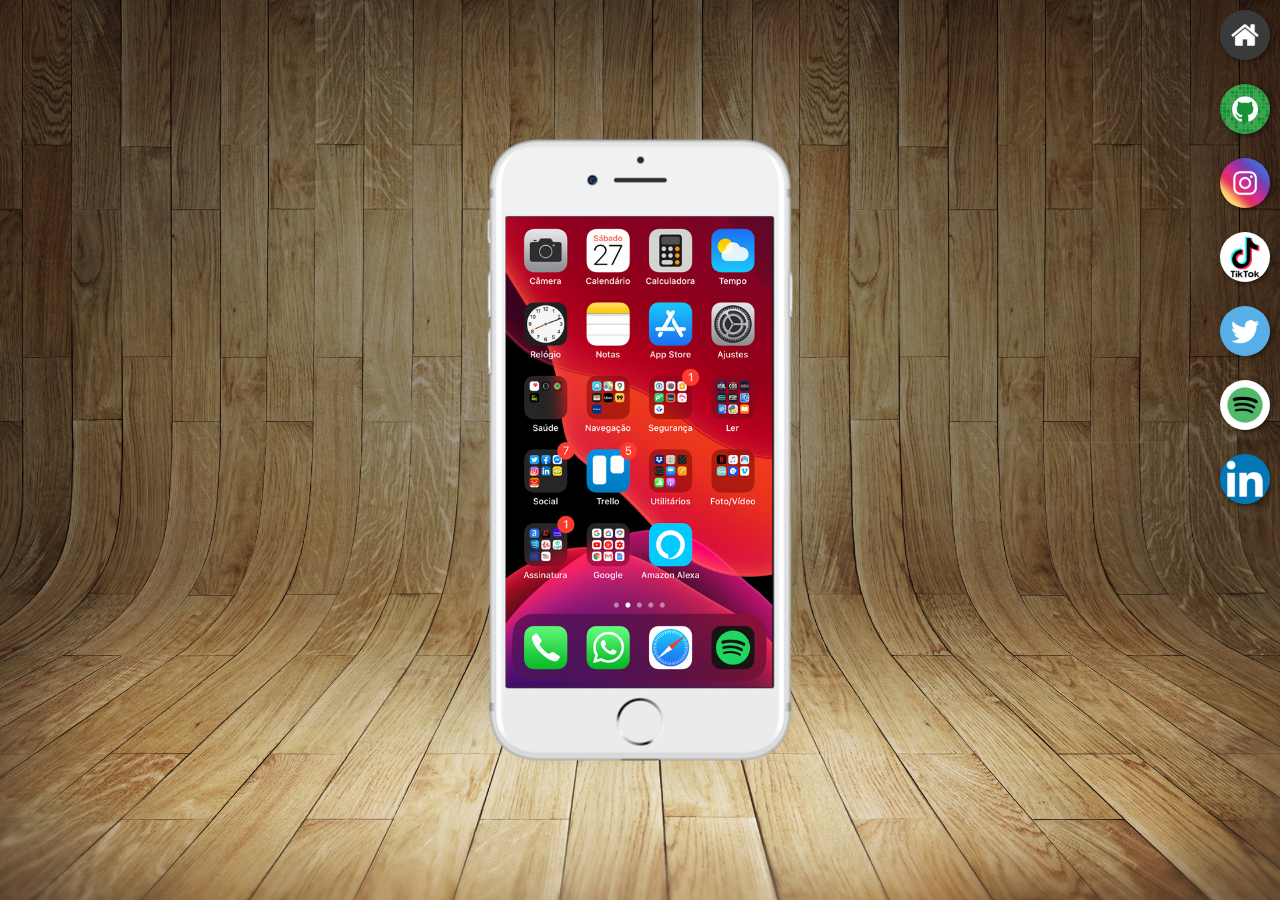
<file: index.html>
<!DOCTYPE html>
<html lang="pt-br">
<head>
    <meta charset="UTF-8">
    <meta http-equiv="X-UA-Compatible" content="IE=edge">
    <meta name="viewport" content="width=device-width, initial-scale=1.0">
    <link rel="shortcut icon" href="favicon.ico" type="image/x-icon">
    <link rel="stylesheet" href="estilos/style.css">
    <title> Projeto Rede Sociais</title>
</head>
<body>
    <main>
        <section id="telefone">
            <iframe src="home.html" name="tela" id="tela" frameborder="0">      
                Seu navegador não é compatível com esse recurso...
            </iframe>
        </section>
        <section id="redes">
            <a href="home.html" target="tela"><img src="imagens/logo-home.jpg" alt="HOME"></a> <br>
            <a href="github.html" target="tela"><img src="imagens/logo-github.jpg" alt="GITHUB"></a> <br>
            <a href="instagram.html" target="tela"><img src="imagens/logo-instagram.jpg" alt="INSTAGRAM"> </a> <br>
            <a href="tiktok.html" target="tela"><img src="imagens/logo-tiktok.png" alt="TIKTOK"></a> <br>
            <a href="twitter.html" target="tela"><img src="imagens/logo-twitter.jpg" alt="TWITTER"></a> <br>
            <a href="spotify.html" target="tela"><img src="imagens/logo-spotify.jpg" alt="SPOTIFY"> </a> <br>
            <a href="linkedin.html" target="tela"><img src="imagens/logo-linkedin.png" alt="LINKEDIN"></a>
        </section>
    </main>
</body>
</html>
</file>
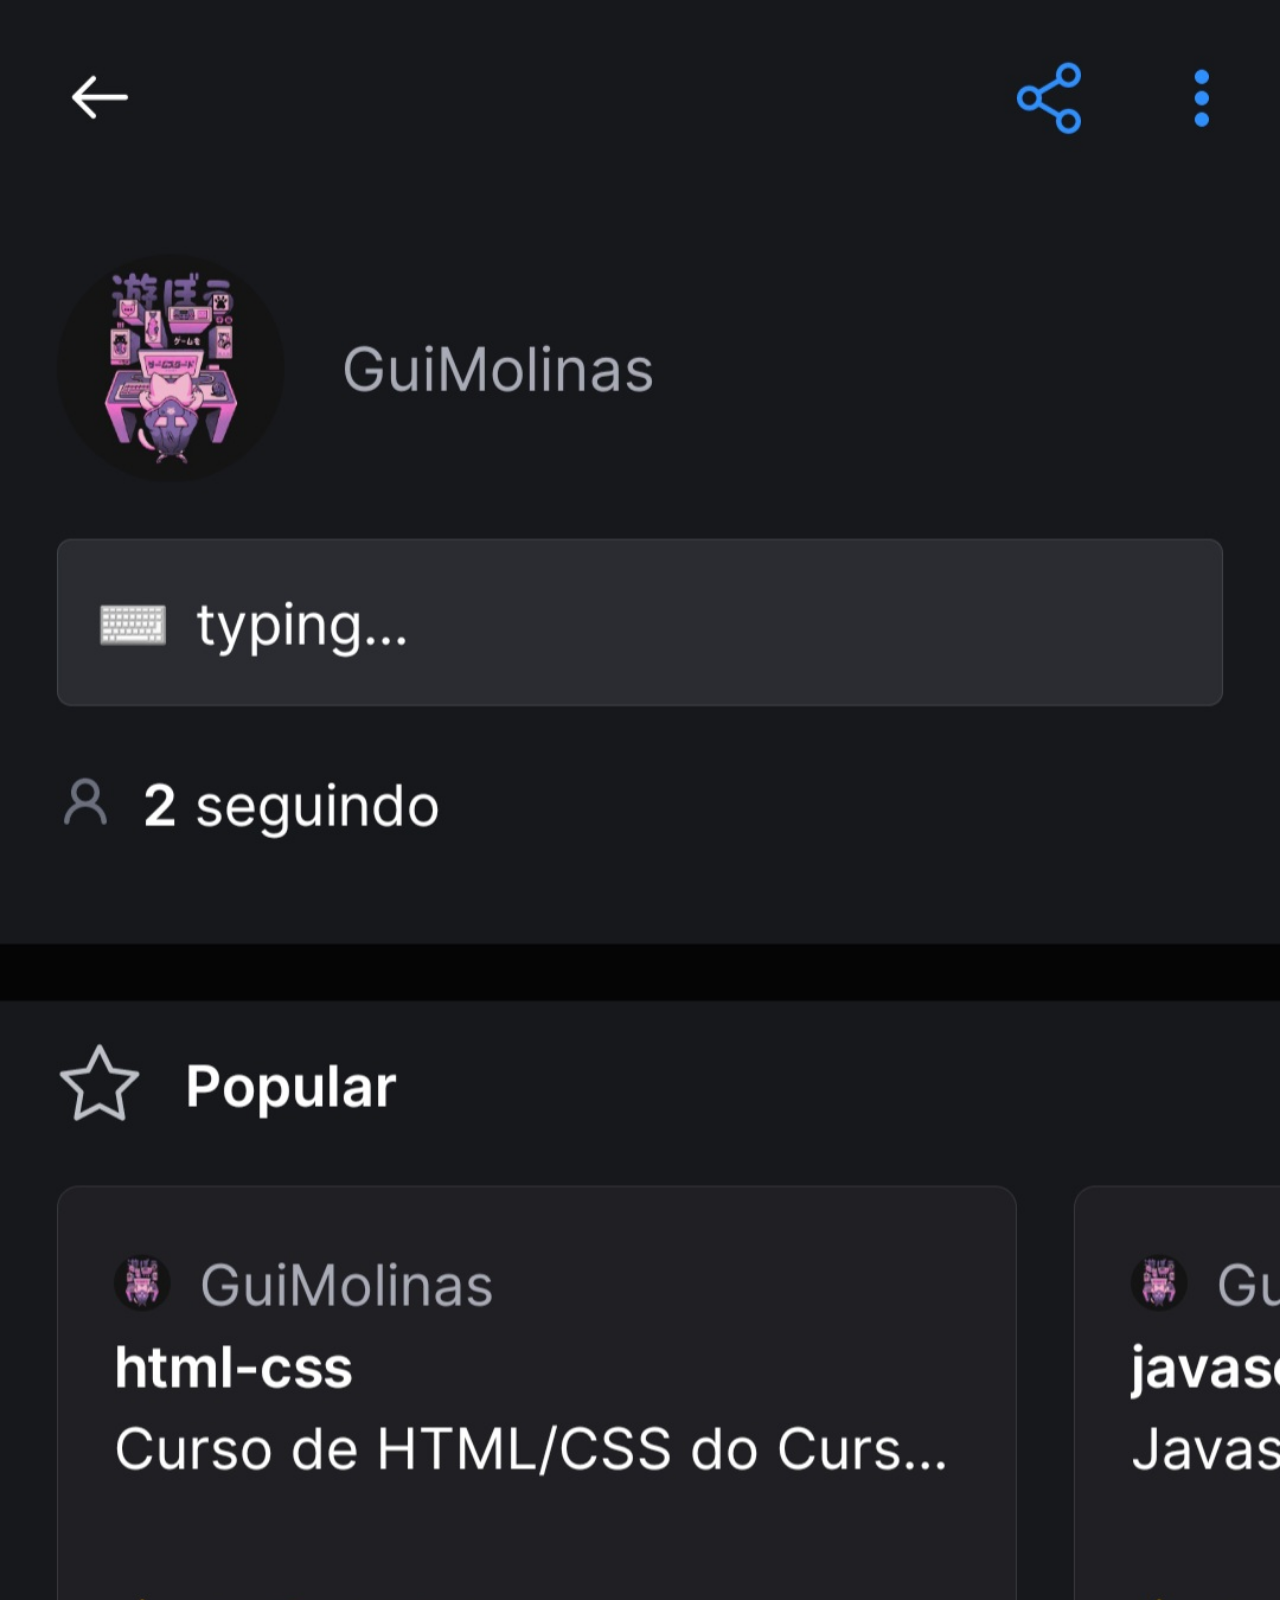
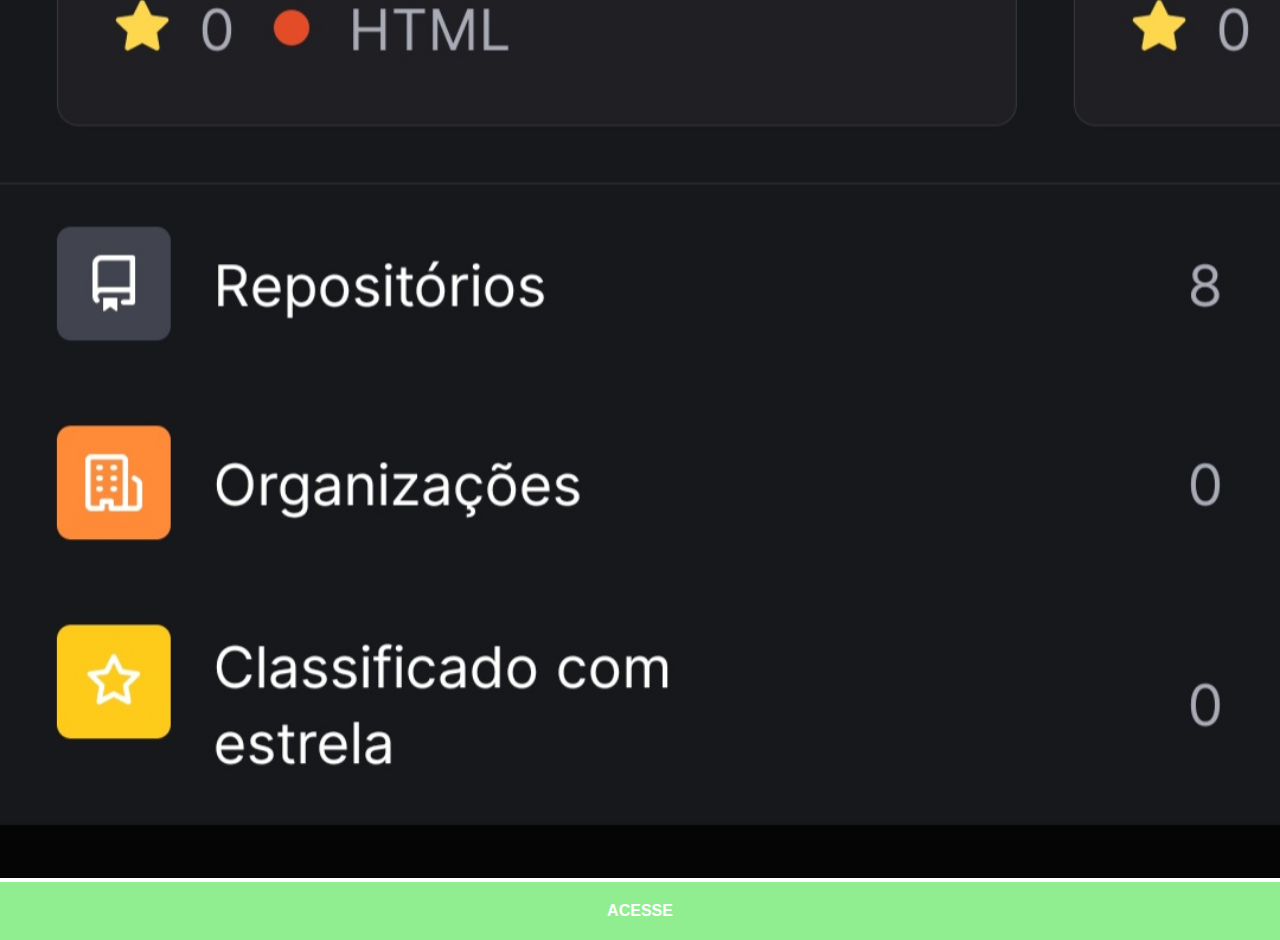
<file: github.html>
<!DOCTYPE html>
<html lang="pt-br">
<head>
    <meta charset="UTF-8">
    <meta http-equiv="X-UA-Compatible" content="IE=edge">
    <meta name="viewport" content="width=device-width, initial-scale=1.0">
    <link rel="stylesheet" href="estilos/social.css">
    <title> GitHub </title>
</head>
<body>
    <img src="imagens/tela-github.jpg" alt="GITHUB">
    <a href="https://github.com/GuiMolinas" target="_blank" rel="external"> ACESSE </a>
</body>
</html>
</file>
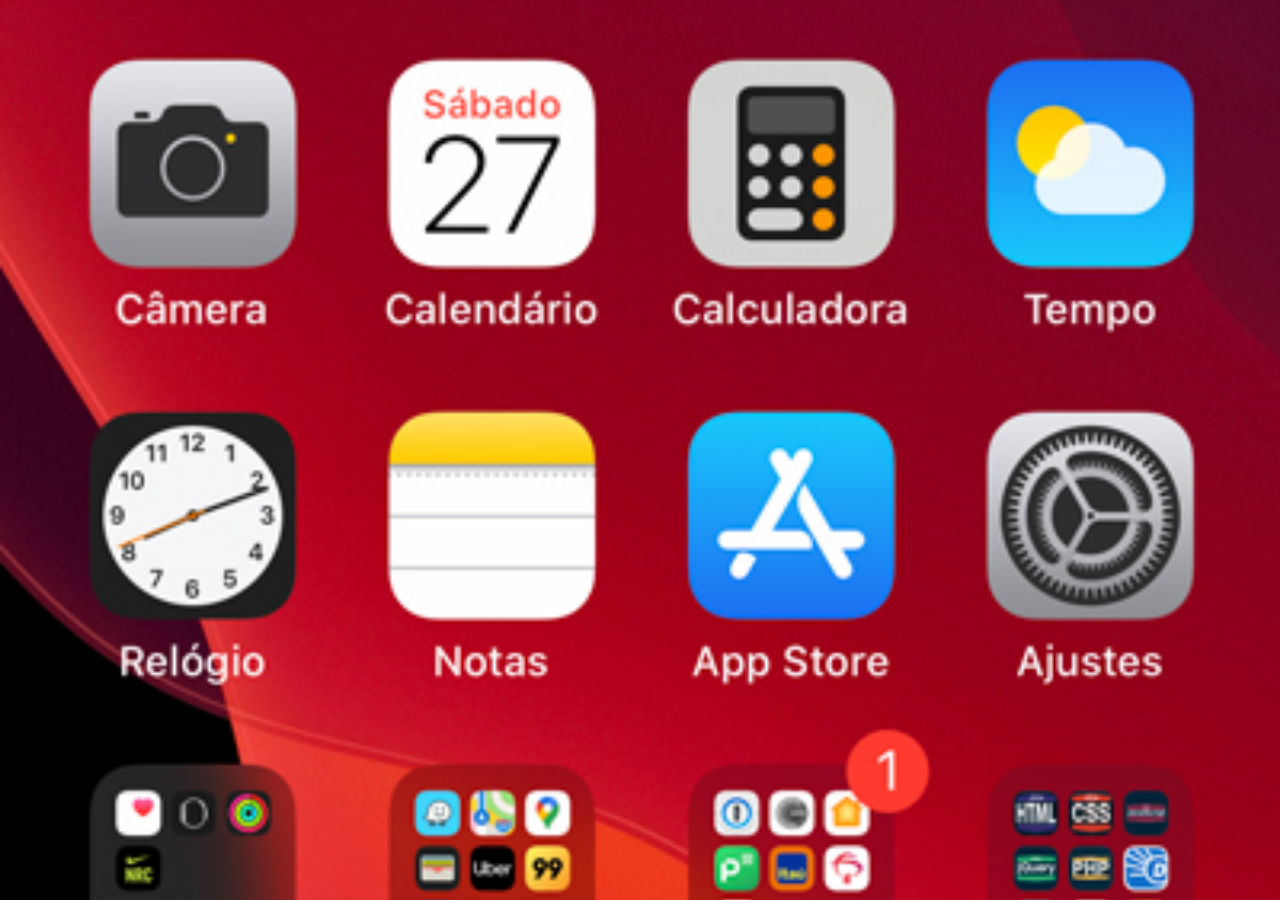
<file: home.html>
<!DOCTYPE html>
<html lang="pt-br">
<head>
    <meta charset="UTF-8">
    <meta http-equiv="X-UA-Compatible" content="IE=edge">
    <meta name="viewport" content="width=device-width, initial-scale=1.0">
    <title>Home</title>
    <style>
        * {
            margin: 0px;
            padding: 0px;
        }

        body {
            width: 100vw;
            height: 100vh;
            background: black url('imagens/tela-home.jpg') no-repeat top center;
            background-size: cover;
        }
    </style>
</head>
<body>
    
</body>
</html>
</file>
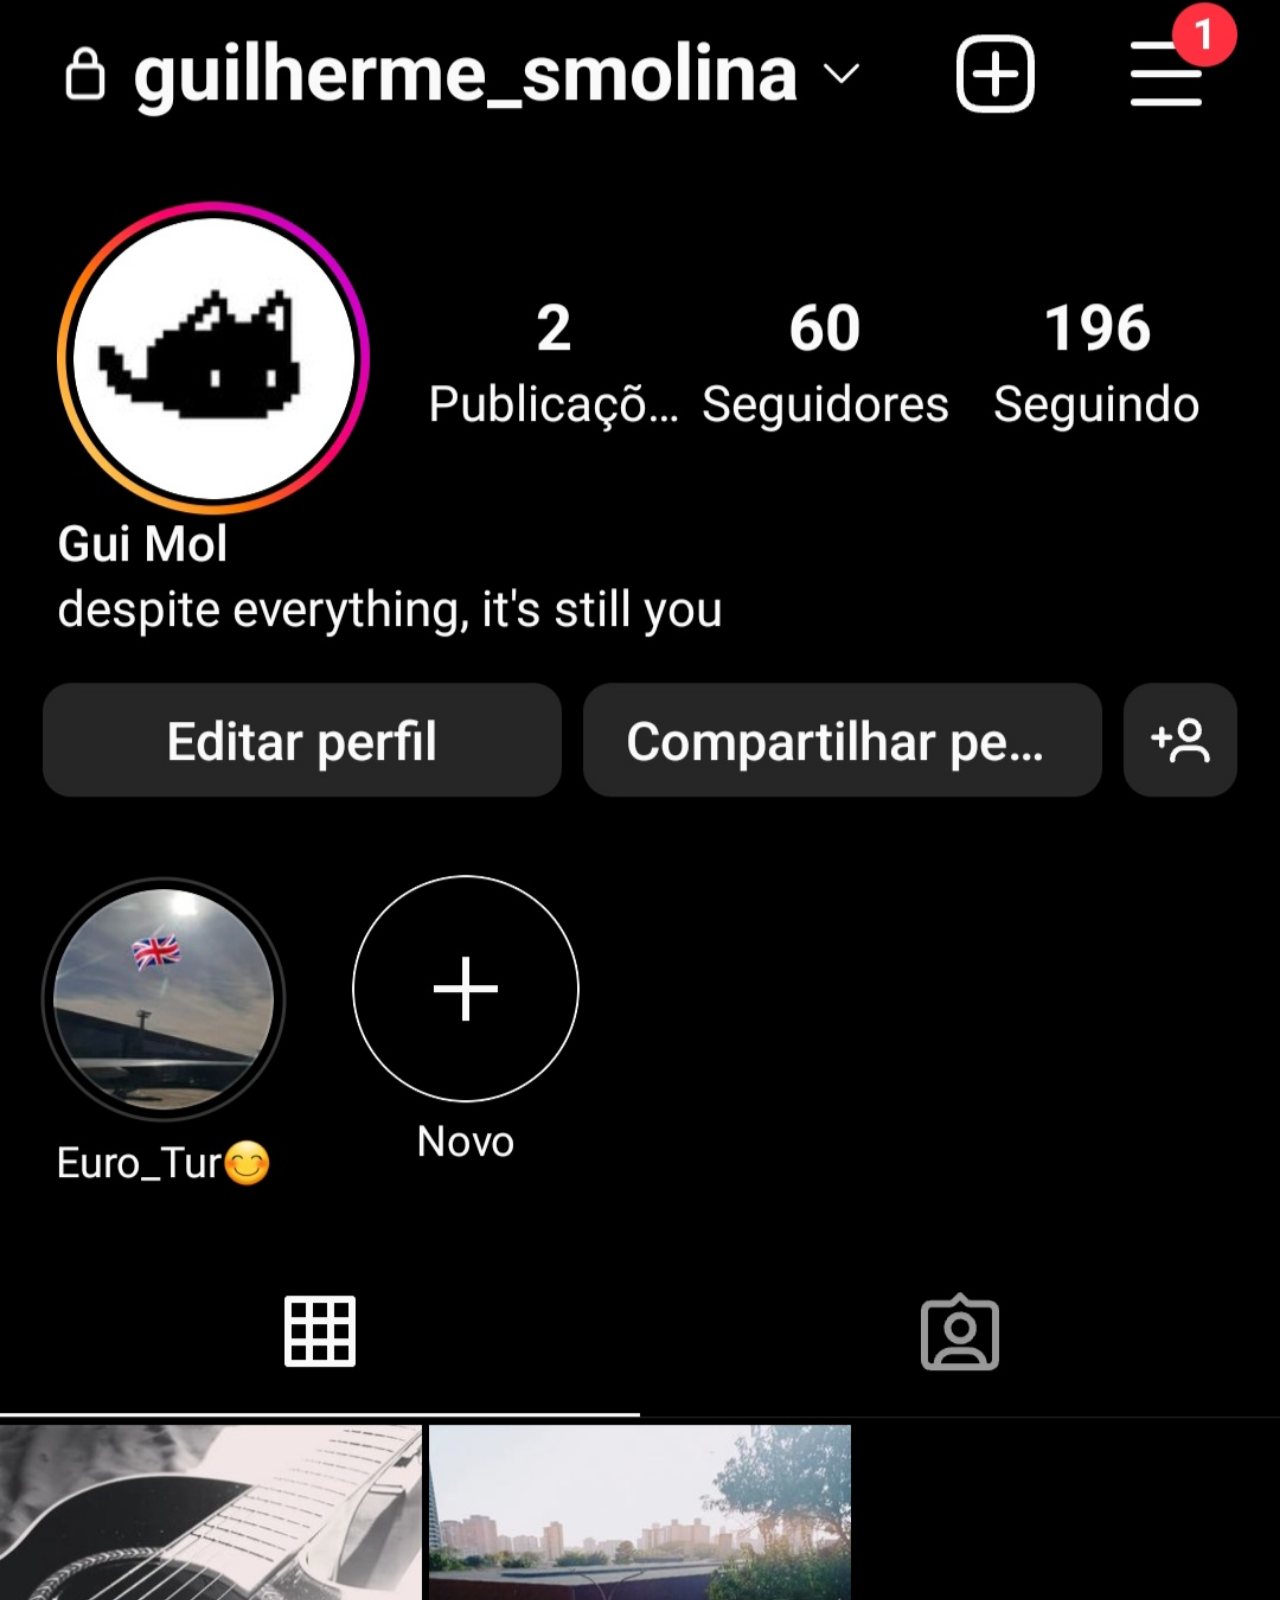
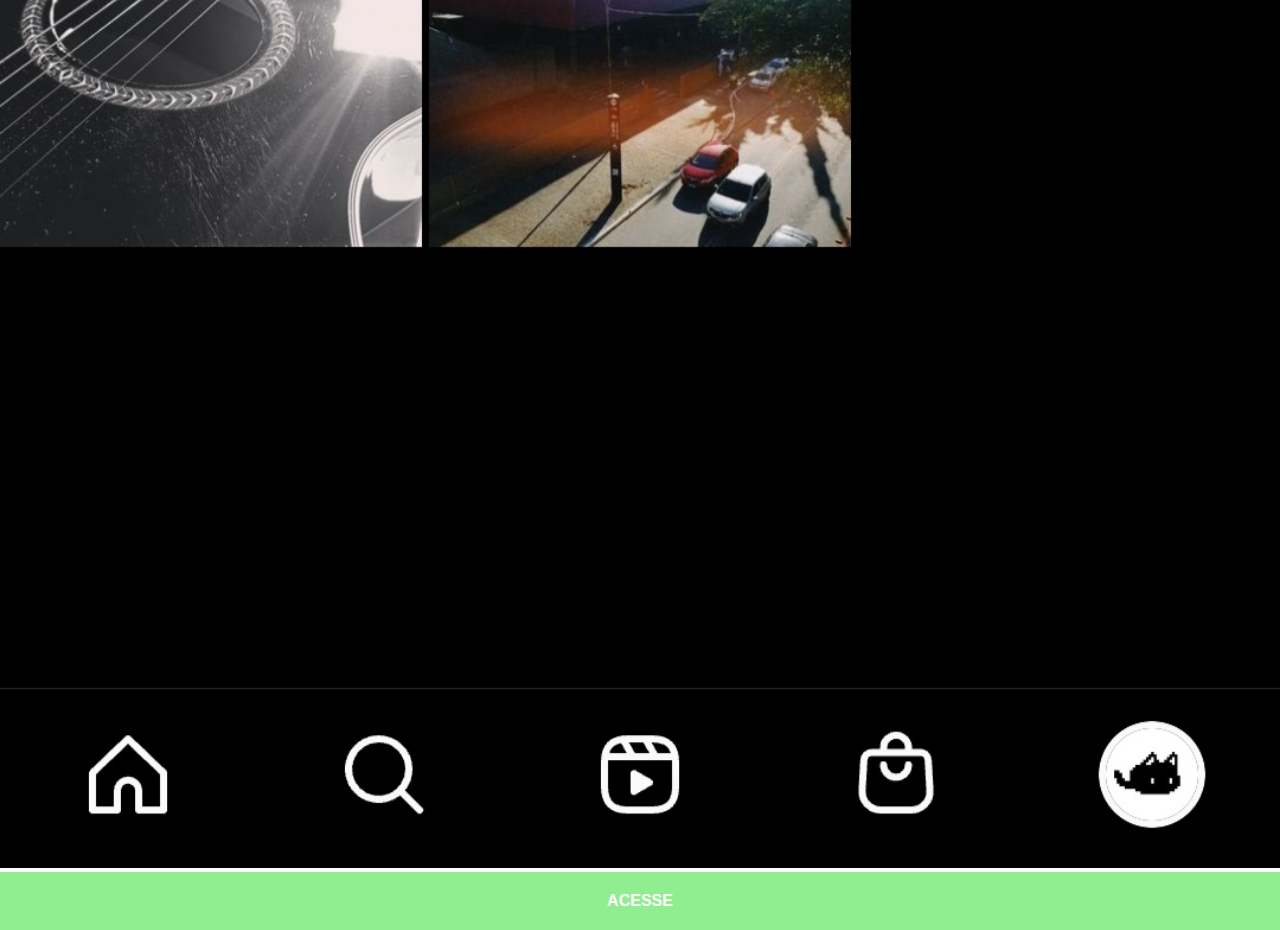
<file: instagram.html>
<!DOCTYPE html>
<html lang="pt-br">
<head>
    <meta charset="UTF-8">
    <meta http-equiv="X-UA-Compatible" content="IE=edge">
    <meta name="viewport" content="width=device-width, initial-scale=1.0">
    <link rel="stylesheet" href="estilos/social.css">
    <title> Instagram </title>
</head>
<body>
    <img src="imagens/tela-instagram.jpg" alt="INSTAGRAM">
    <a href="https://www.instagram.com/guilherme_smolina/" target="_blank" rel="external"> ACESSE </a>
</body>
</html>
</file>
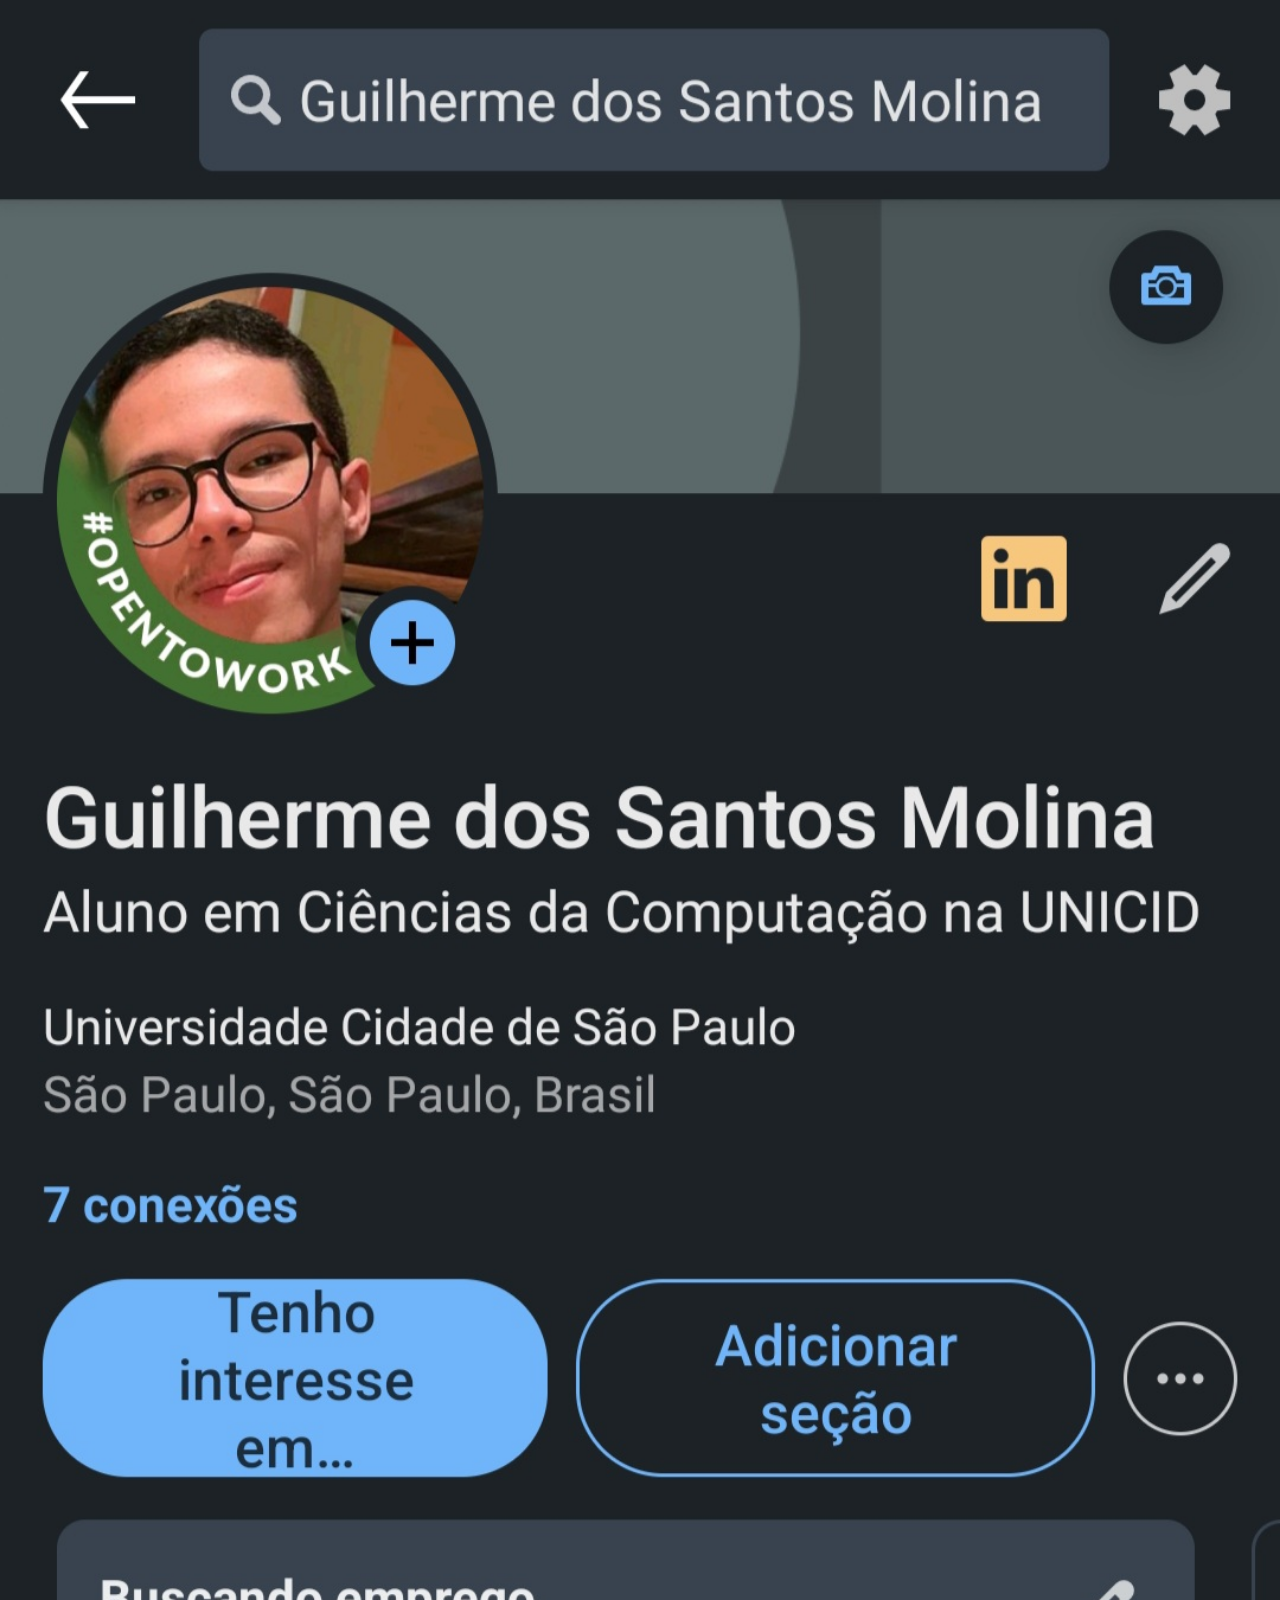
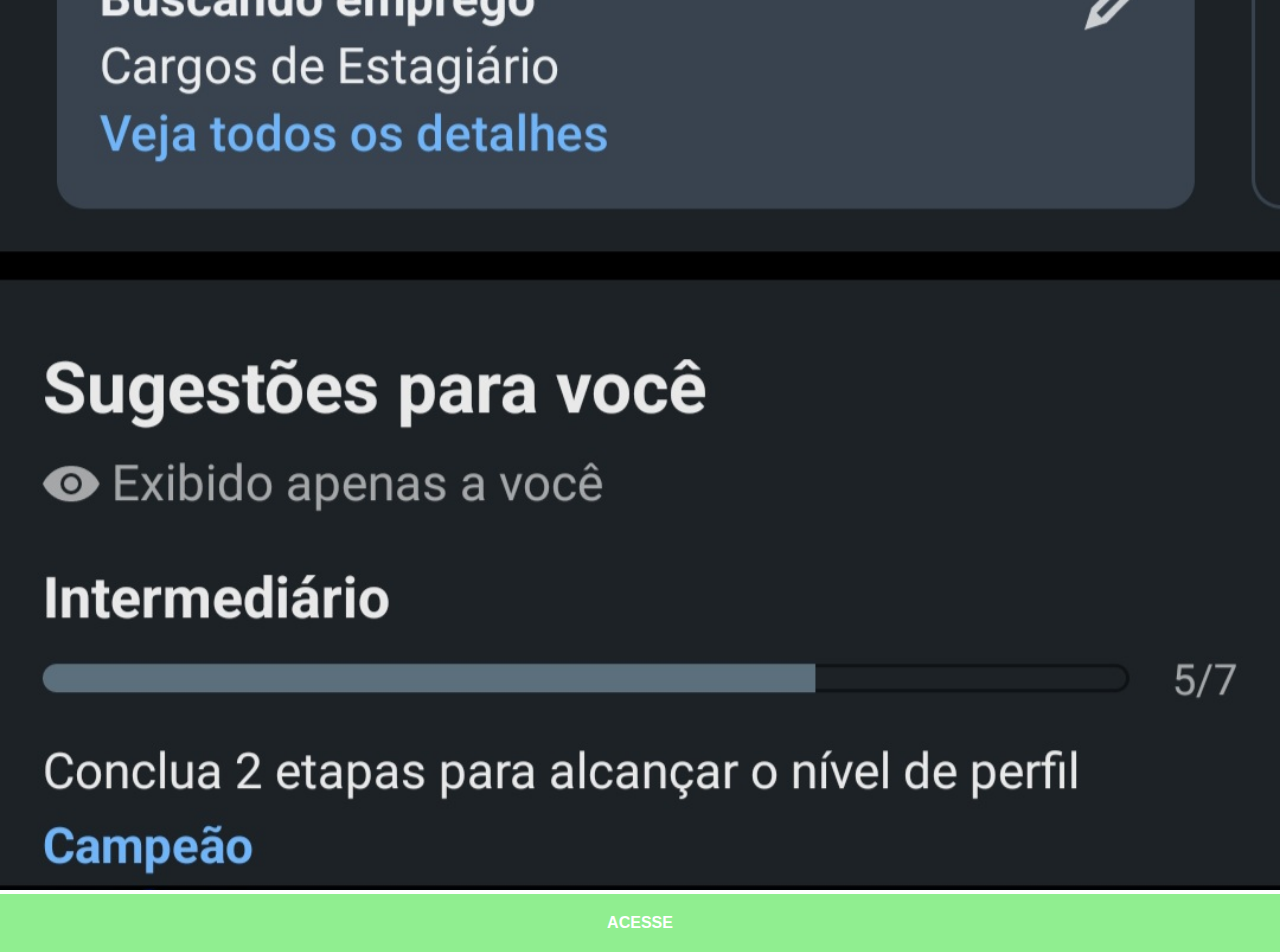
<file: linkedin.html>
<!DOCTYPE html>
<html lang="pt-br">
<head>
    <meta charset="UTF-8">
    <meta http-equiv="X-UA-Compatible" content="IE=edge">
    <meta name="viewport" content="width=device-width, initial-scale=1.0">
    <link rel="stylesheet" href="estilos/social.css">
    <title> Linkedin </title>
</head>
<body>
    <img src="imagens/tela-linkedin.jpg" alt="LINKEDIN">
    <a href="https://www.linkedin.com/in/guilherme-dos-santos-molina-633603229/" target="_blank" rel="external"> ACESSE </a>
</body>
</html>
</file>
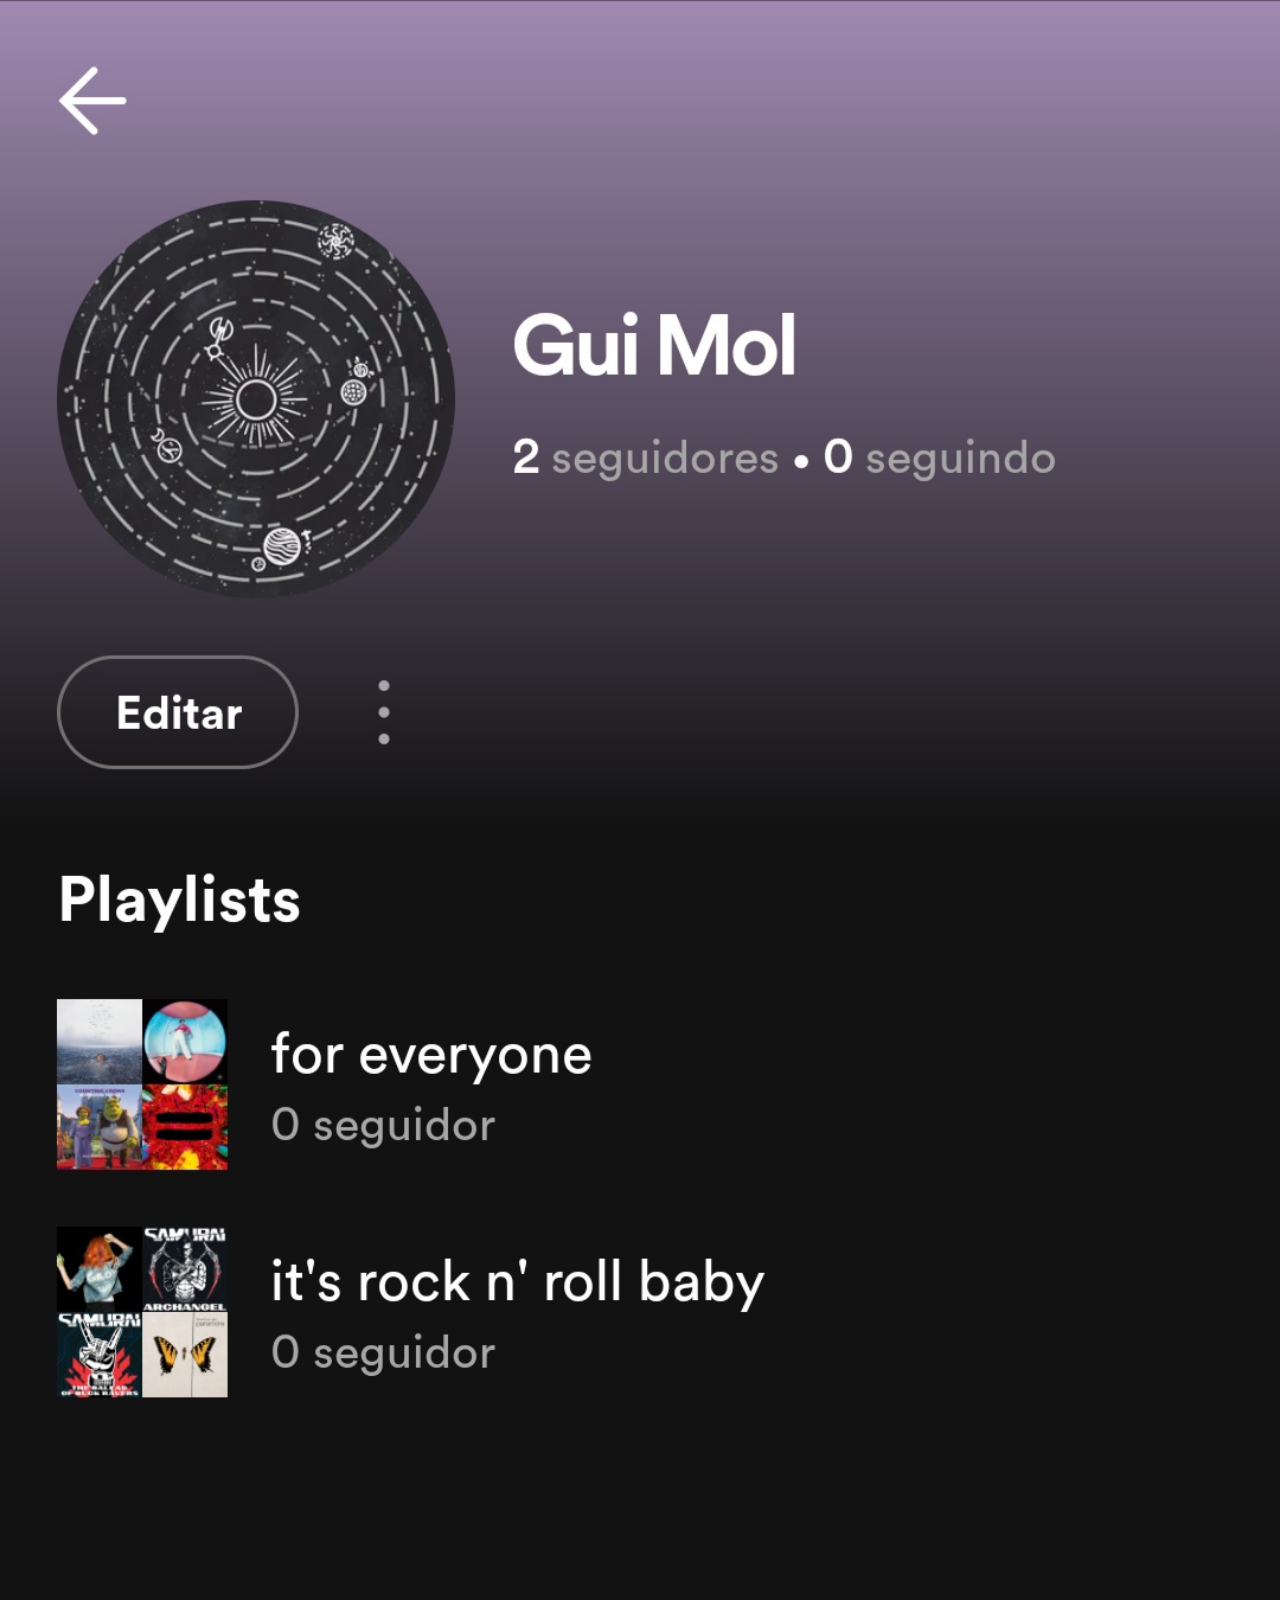
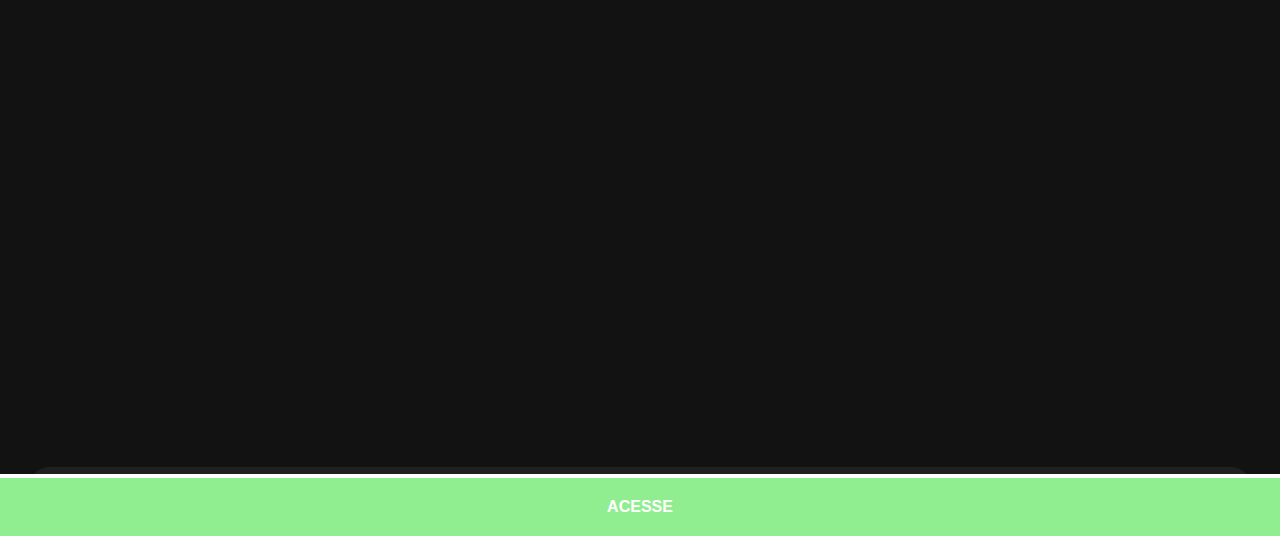
<file: spotify.html>
<!DOCTYPE html>
<html lang="pt-br">
<head>
    <meta charset="UTF-8">
    <meta http-equiv="X-UA-Compatible" content="IE=edge">
    <meta name="viewport" content="width=device-width, initial-scale=1.0">
    <link rel="stylesheet" href="estilos/social.css">
    <title> Linkedin </title>
</head>
<body>
    <img src="imagens/tela-spotify.jpg" alt="LINKEDIN">
    <a href="https://open.spotify.com/user/12162701783" target="_blank" rel="external"> ACESSE </a>
</body>
</html>
</file>
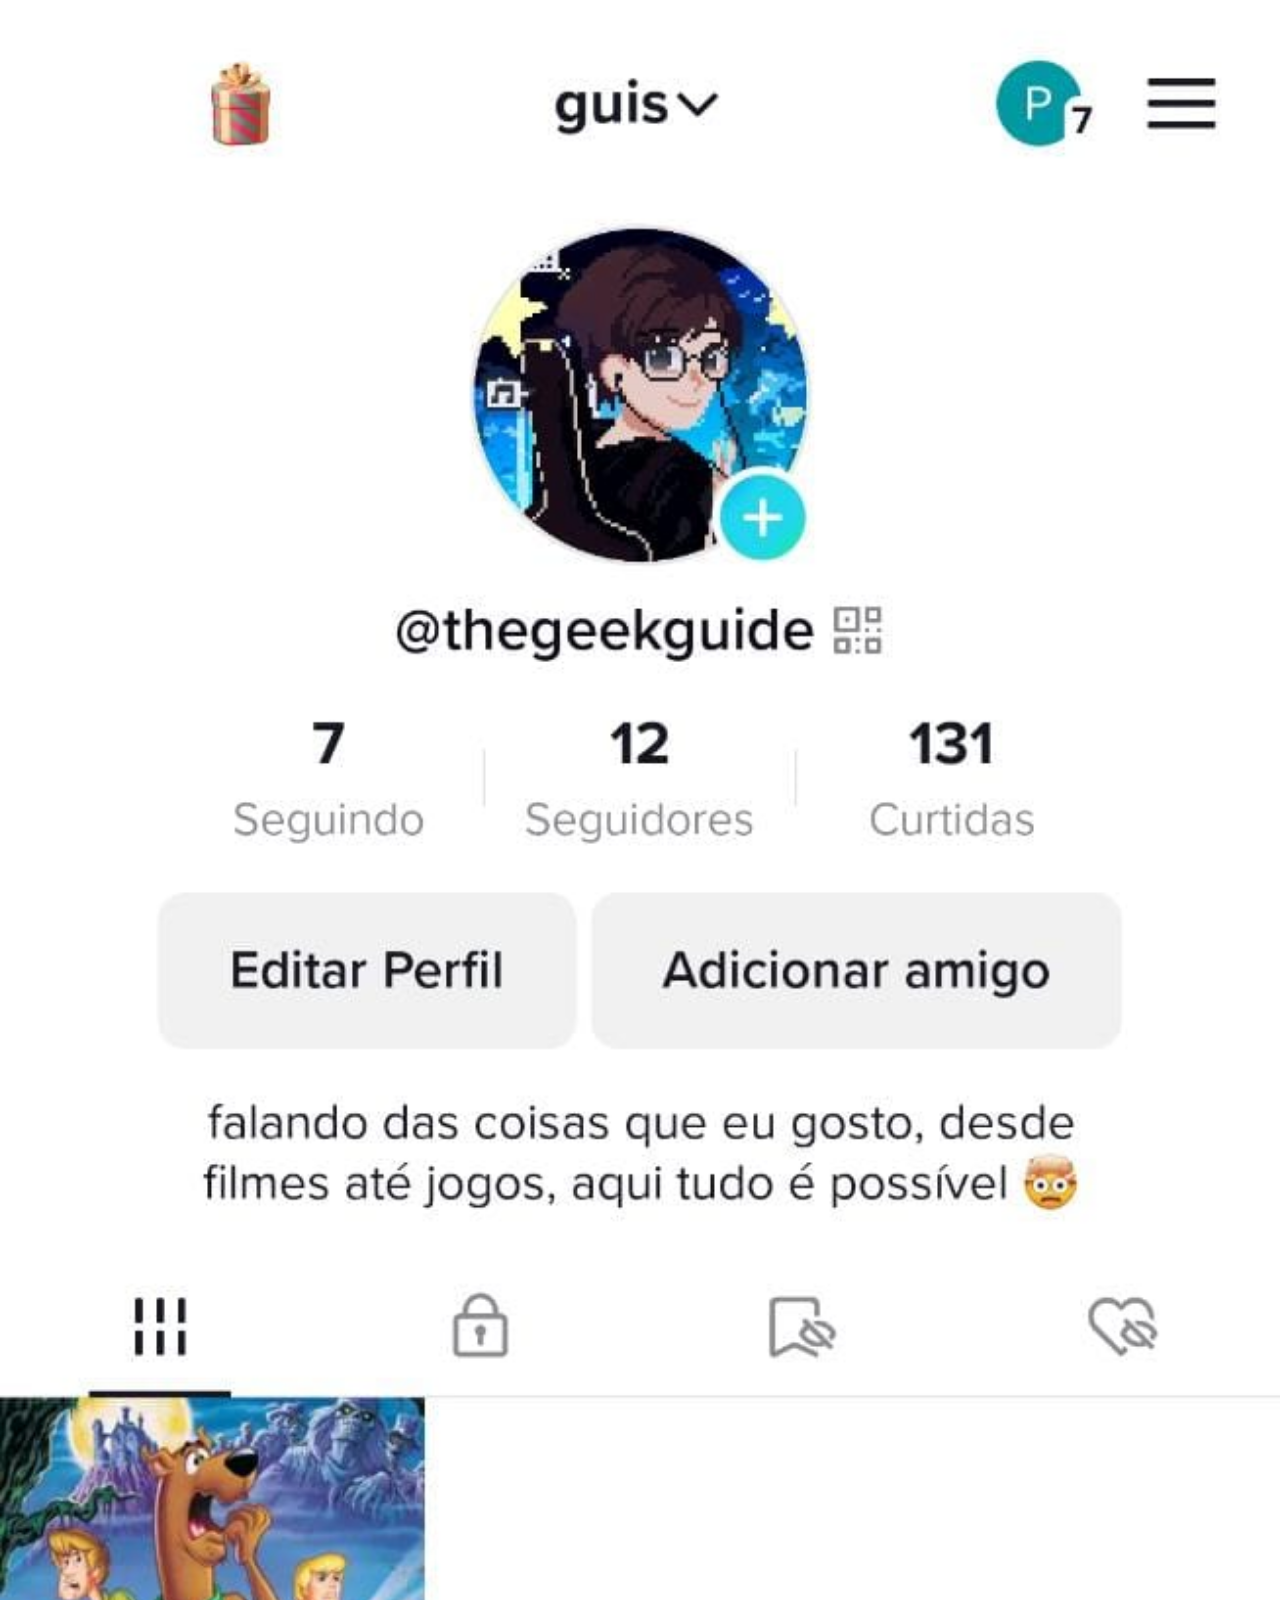
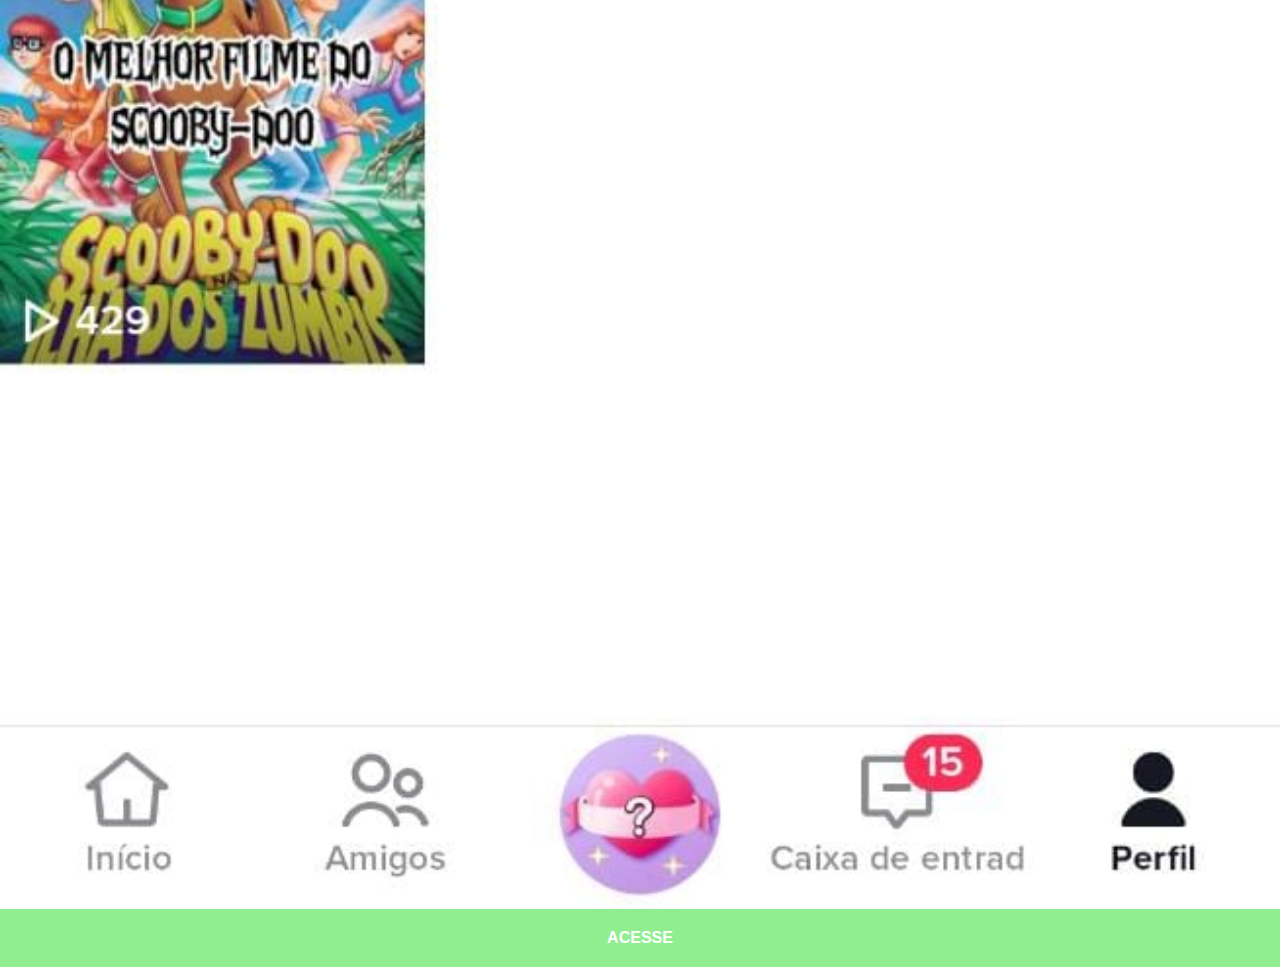
<file: tiktok.html>
<!DOCTYPE html>
<html lang="pt-br">
<head>
    <meta charset="UTF-8">
    <meta http-equiv="X-UA-Compatible" content="IE=edge">
    <meta name="viewport" content="width=device-width, initial-scale=1.0">
    <link rel="stylesheet" href="estilos/social.css">
    <title> Tik Tok </title>
</head>
<body>
    <img src="imagens/tela-tiktok.jpeg" alt="TIK TOK">
    <a href="https://www.tiktok.com/@thegeekguide" target="_blank" rel="external"> ACESSE </a>
</body>
</html>
</file>
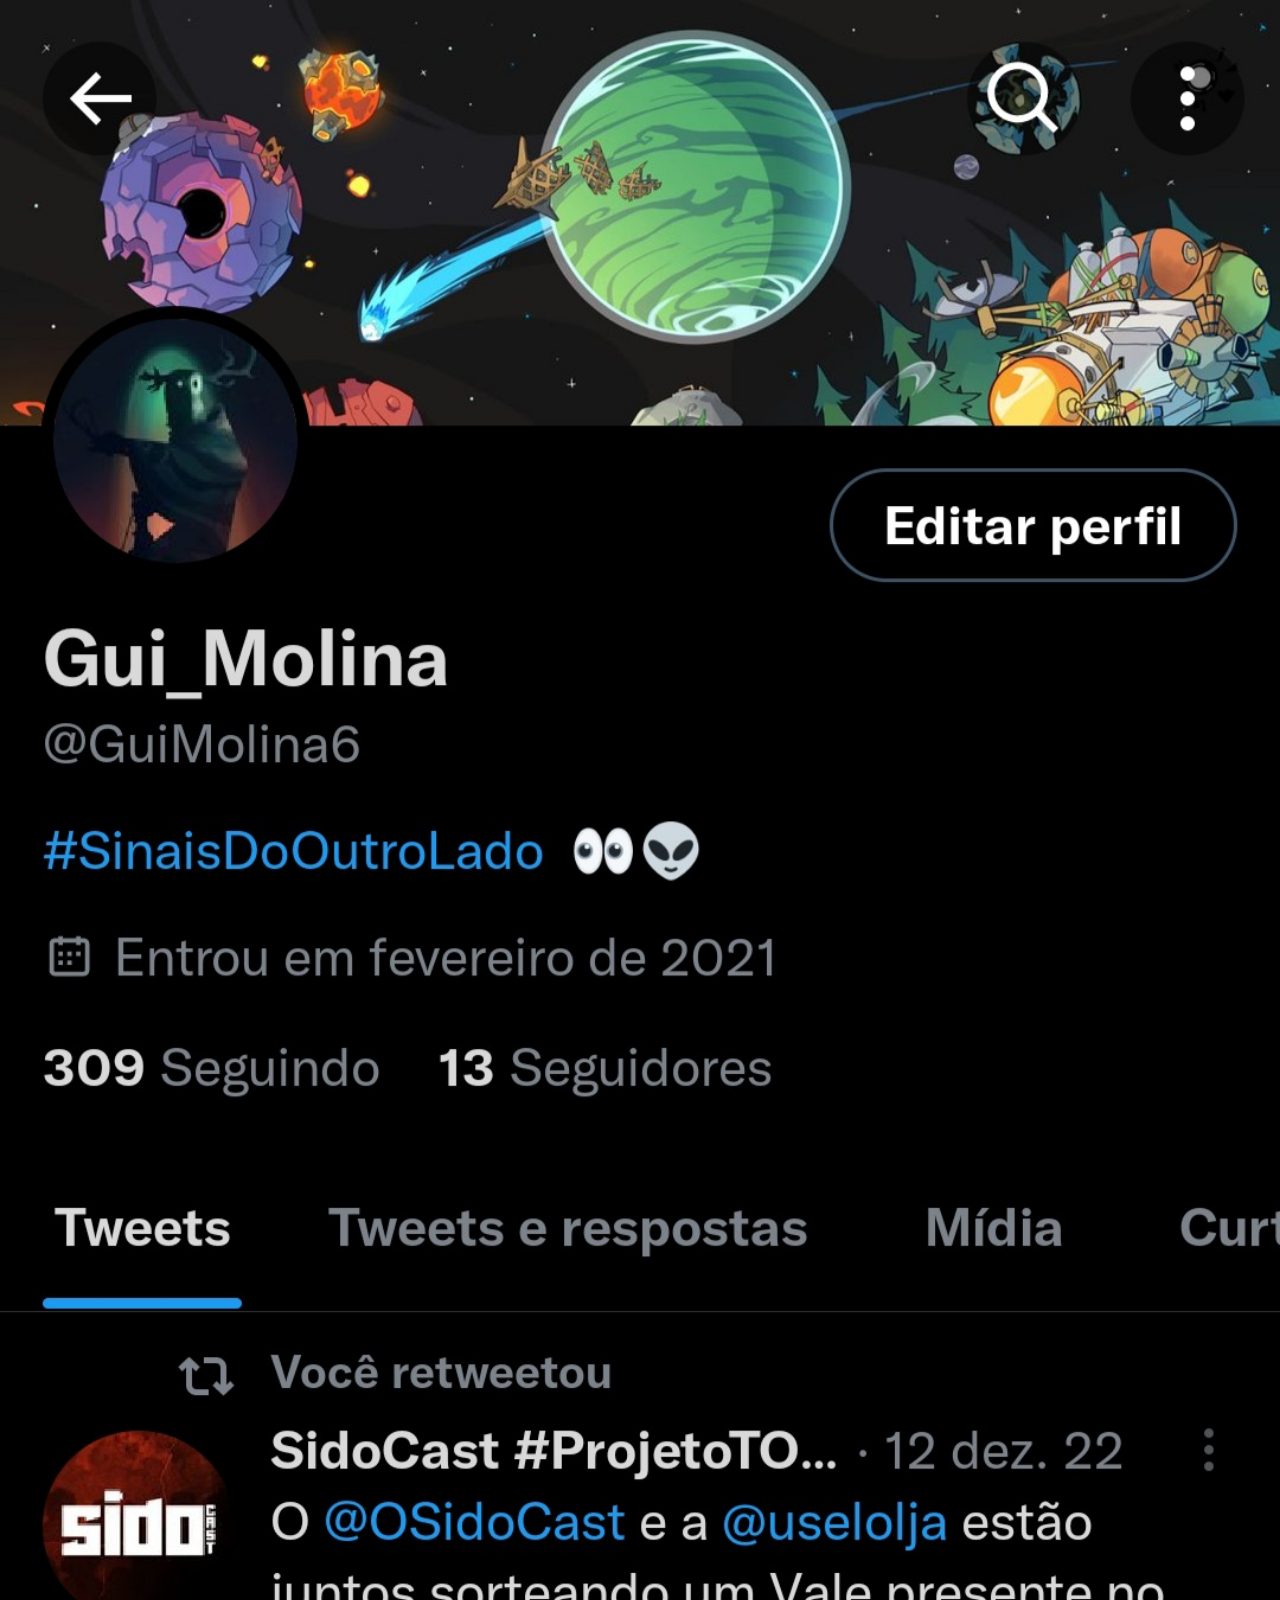
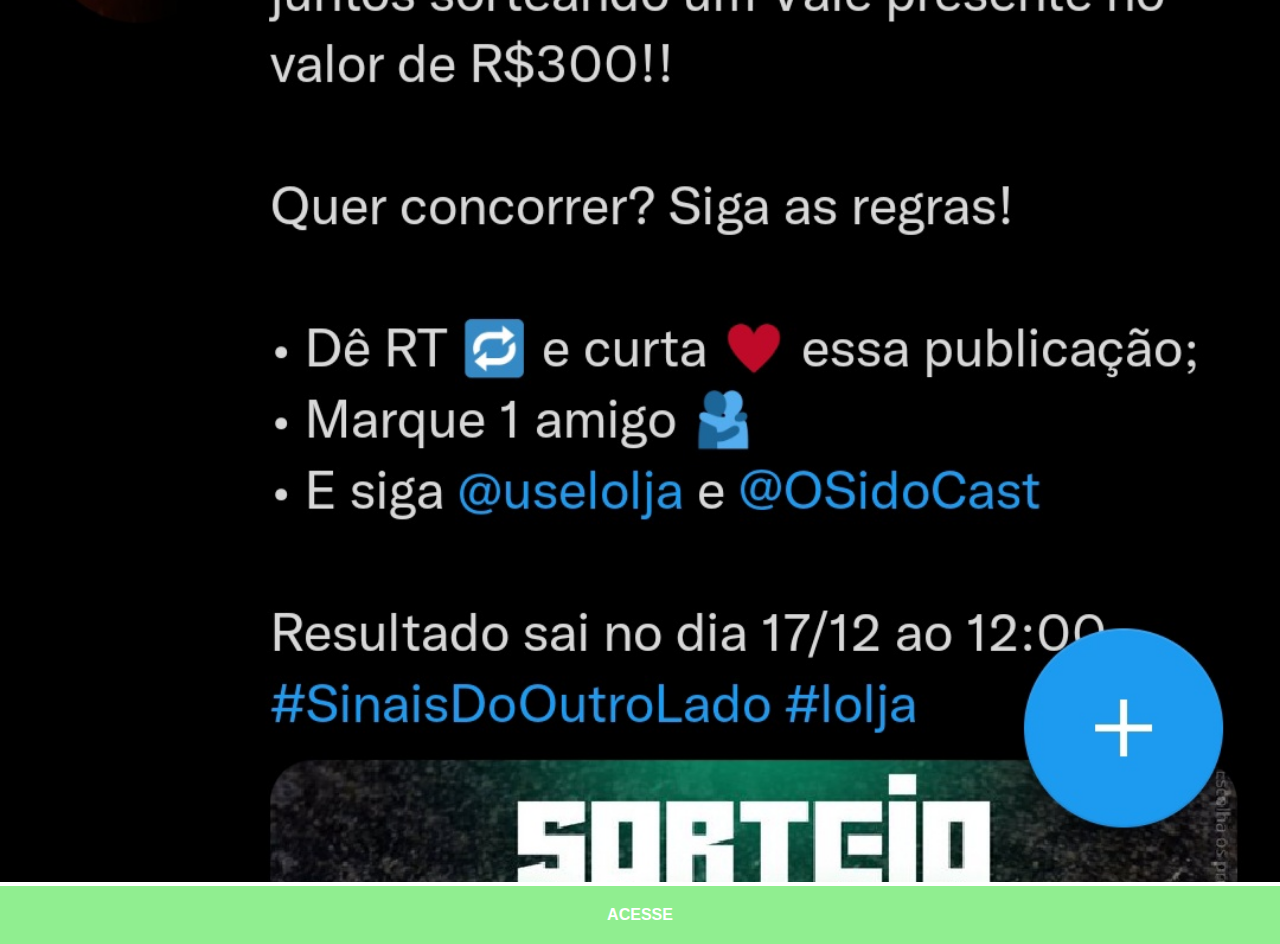
<file: twitter.html>
<!DOCTYPE html>
<html lang="pt-br">
<head>
    <meta charset="UTF-8">
    <meta http-equiv="X-UA-Compatible" content="IE=edge">
    <meta name="viewport" content="width=device-width, initial-scale=1.0">
    <link rel="stylesheet" href="estilos/social.css">
    <title> Twitter </title>
</head>
<body>
    <img src="imagens/tela-twitter.jpg" alt="TWITTER">
    <a href="https://twitter.com/GuiMolina6" target="_blank" rel="external"> ACESSE </a>
</body>
</html>
</file>
<file: estilos/style.css>
@charset "UTF-8";

* {
    margin: 0px;
    padding: 0px;
    font-family: Arial, Helvetica, sans-serif;
}

html, body {
    height: 100vh;
    width: 100vw;
}

body {
    background: url('../imagens/fundo-madeira.jpg') no-repeat top center;
    background-size: cover;
    background-attachment: fixed;
}

main {
    position: relative;
    height: 100vh;
}

section#telefone {
    position: absolute;
    top: 50%;
    left: 50%;
    transform: translate(-50%, -50%);
    width: 311px;
    height: 627px;
    background: url('../imagens/frame-iphone.png') no-repeat;
}

iframe#tela {
    position: relative;
    top: 80px;
    left: 21px;
    height: 471px;
    width: 267px;
}

section#redes {
    text-align: right;
}

section#redes img {
    width: 50px;
    margin: 10px;
    border-radius: 50%;
    box-shadow: 2px 2px 5px rgba(0, 0, 0, 0.445);
    box-sizing: border-box;
}

section#redes img:hover {
    border: 2px solid rgba(255, 255, 255, 0.473);
    transform: translate(-3px, -3px);
    box-shadow: 5px 5px 10px rgba(0, 0, 0, 0.521);
    transition: transform .5s, border 1s;
}
</file>
<file: estilos/social.css>
@charset "UTF-8";

* {
    margin: 0px;
    padding: 0px;
    font-family: Arial, Helvetica, sans-serif;
}

::-webkit-scrollbar {
    width: 0px;
    height: 0px;
}

img {
    width: 100vw;

}

a {
    display: block;
    background-color: lightgreen;
    padding: 20px;
    text-align: center;
    color: white;
    font-weight: bolder;
    text-decoration: none;
}

a:hover {
    background-color: green;
}
</file>
